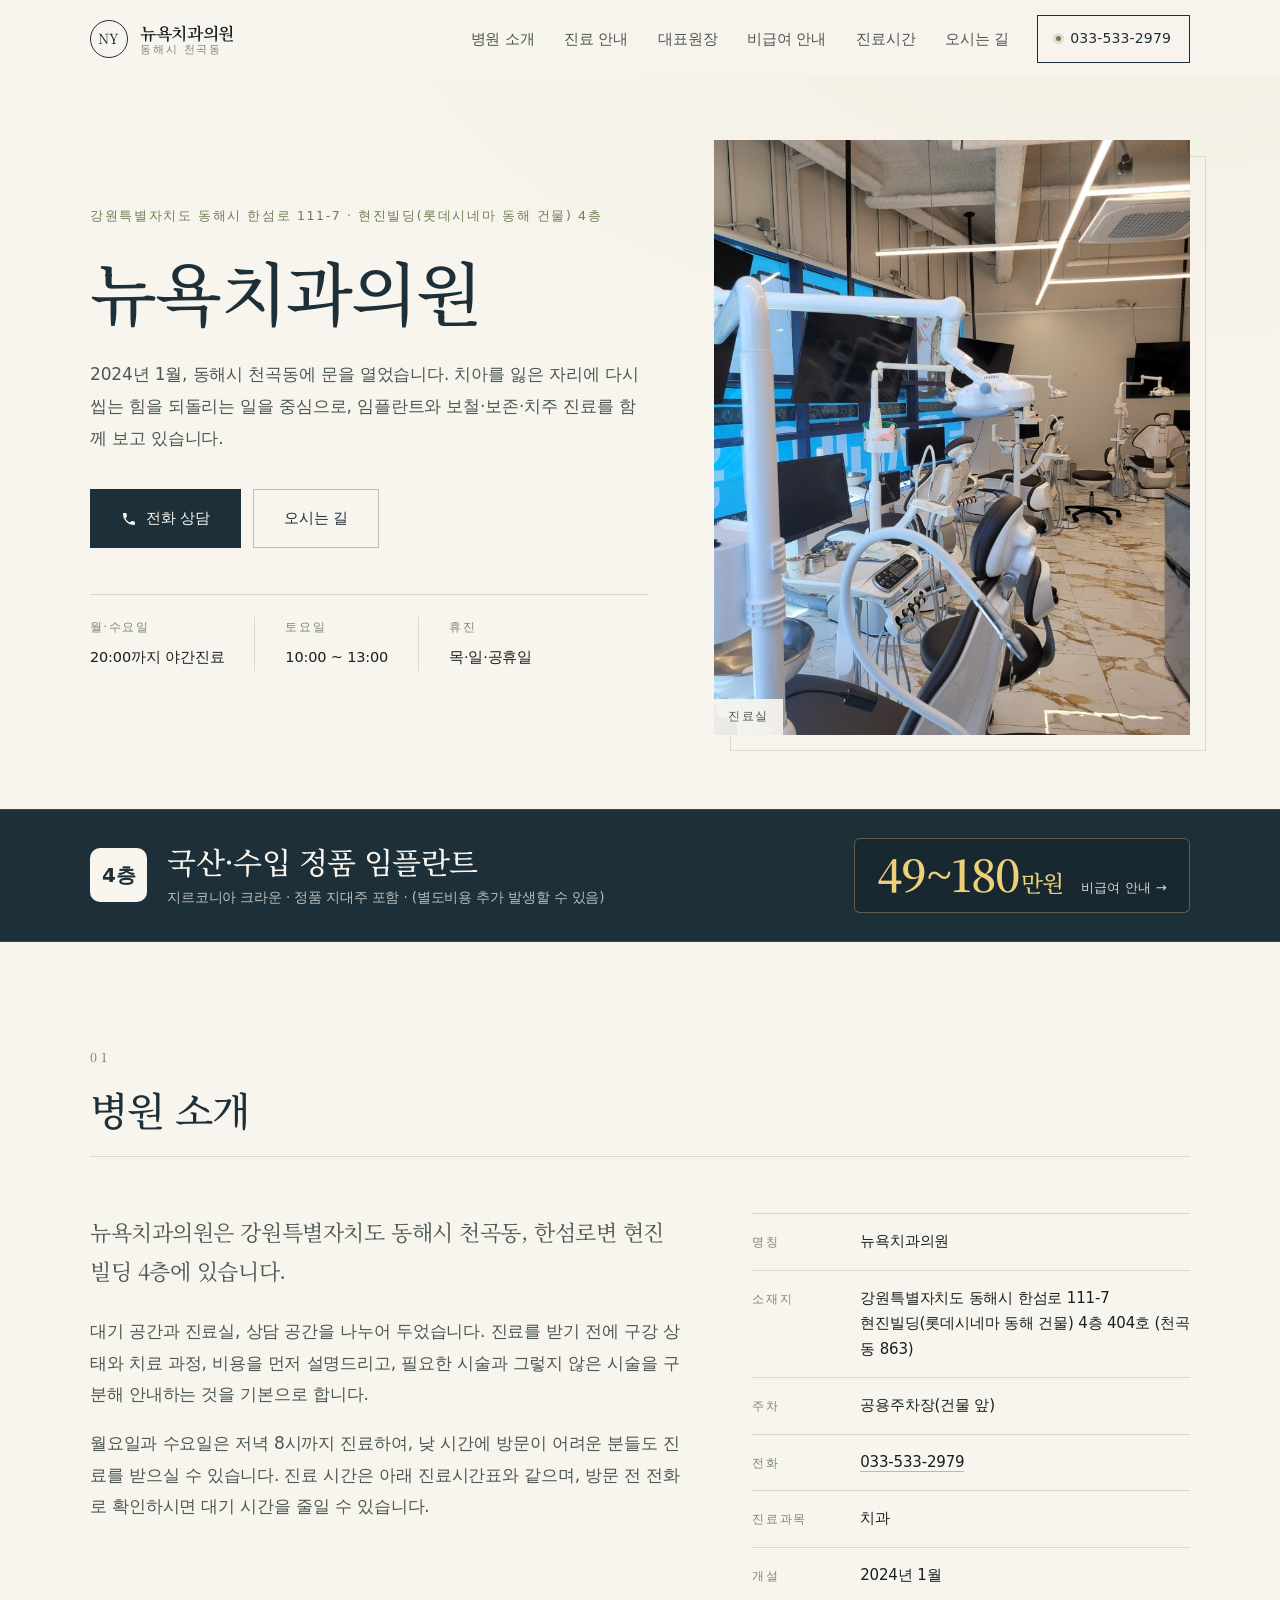
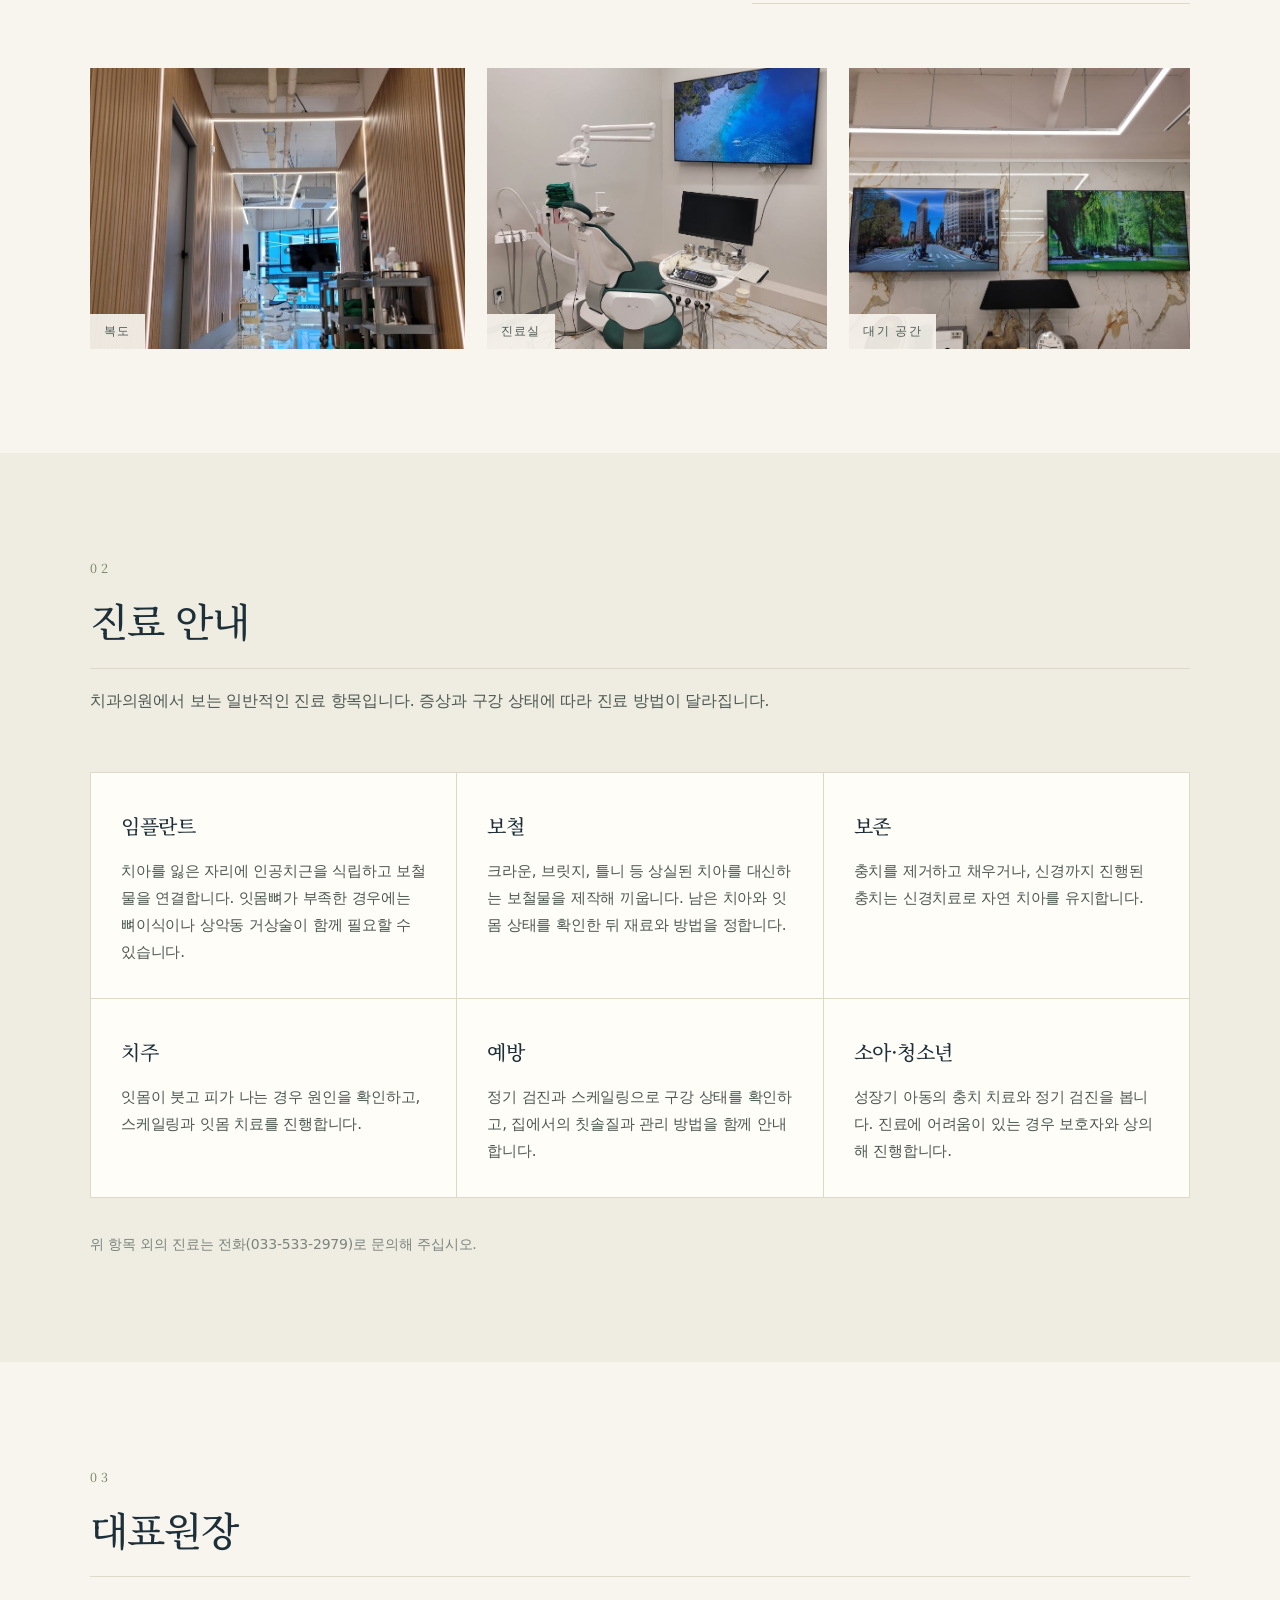
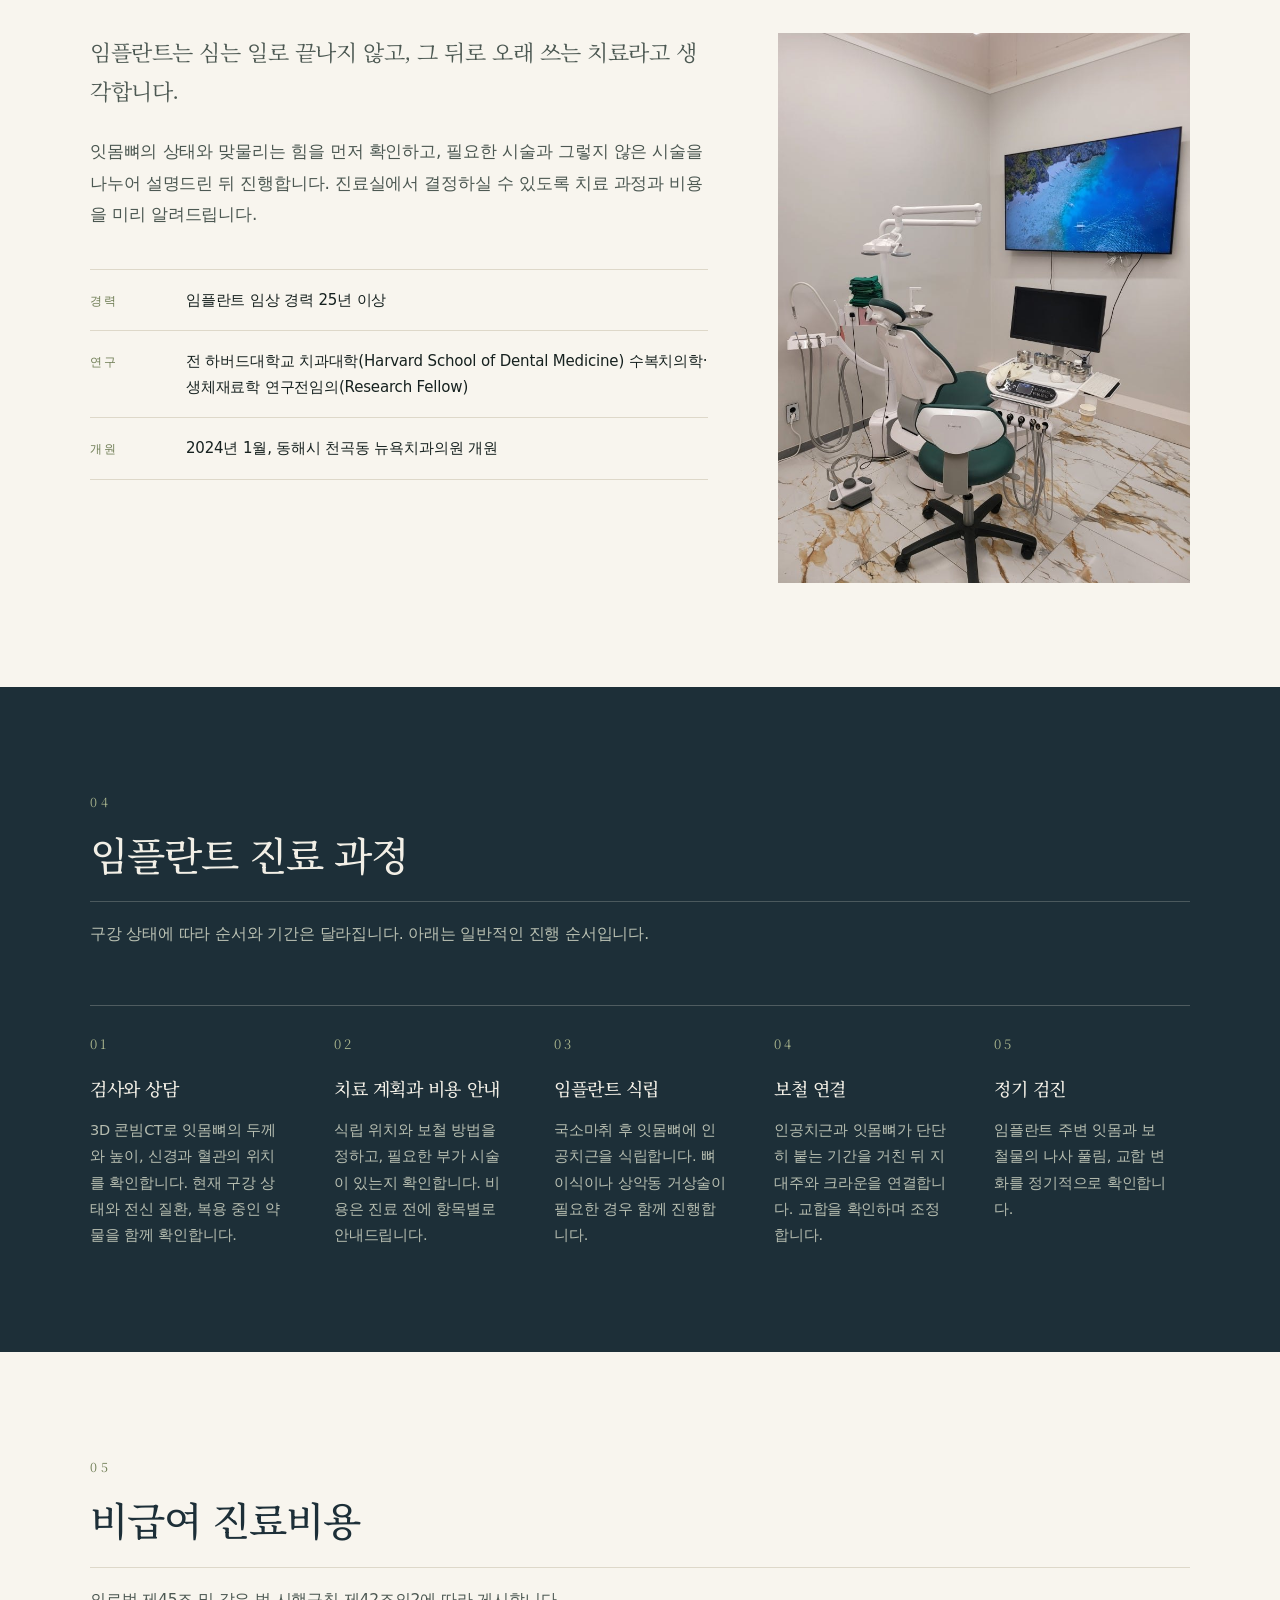
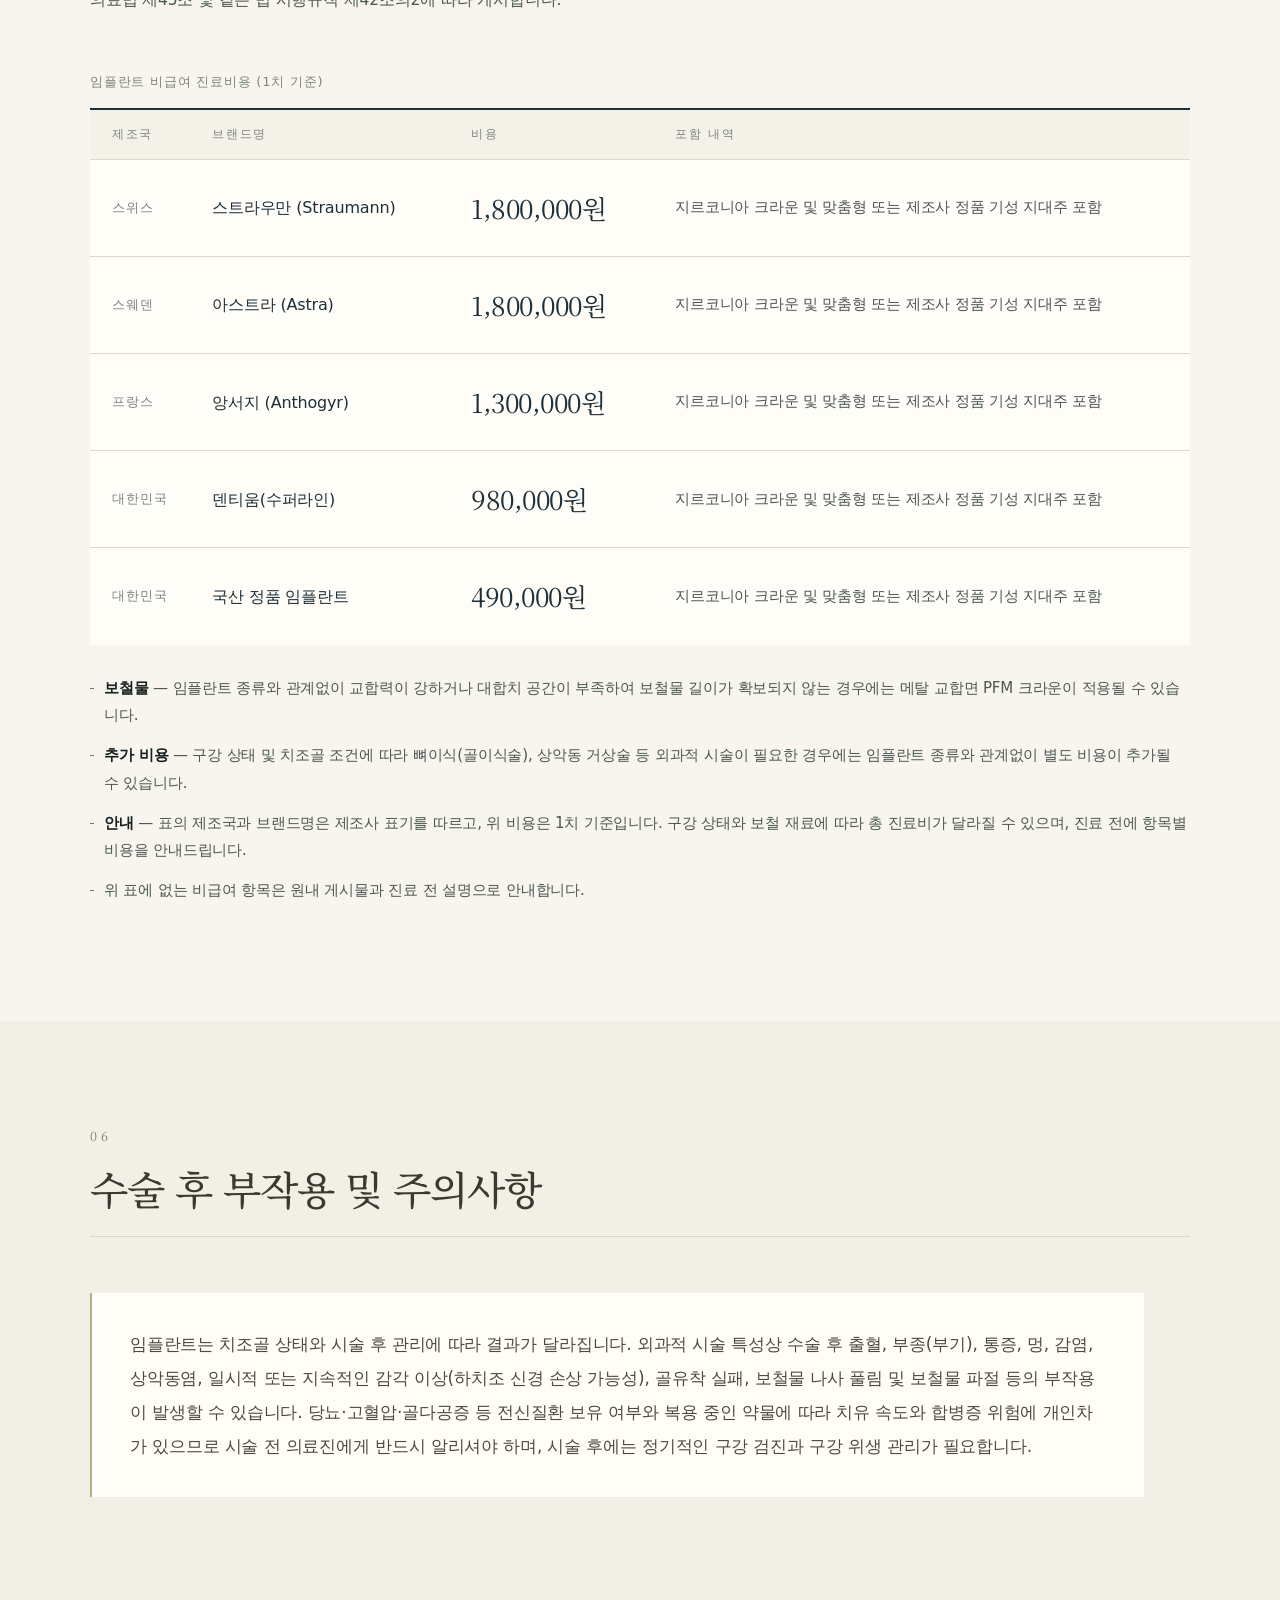
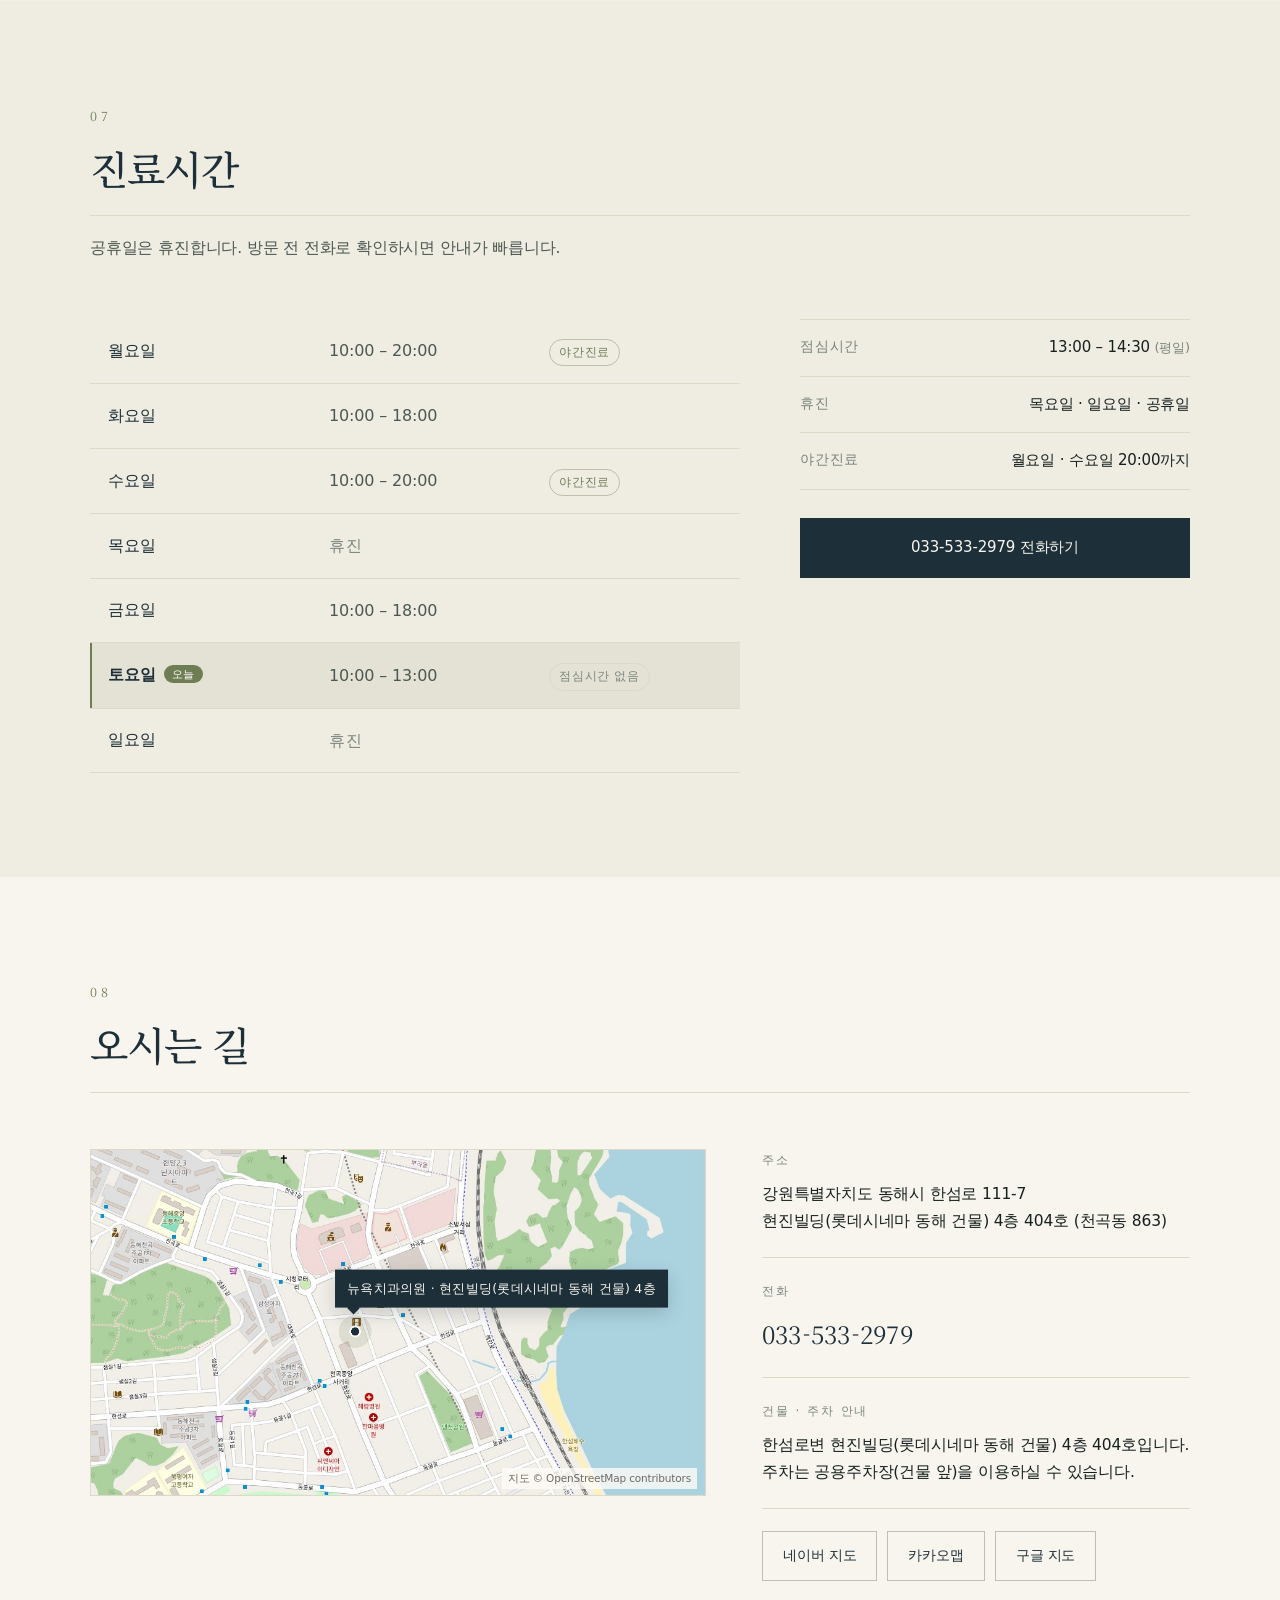
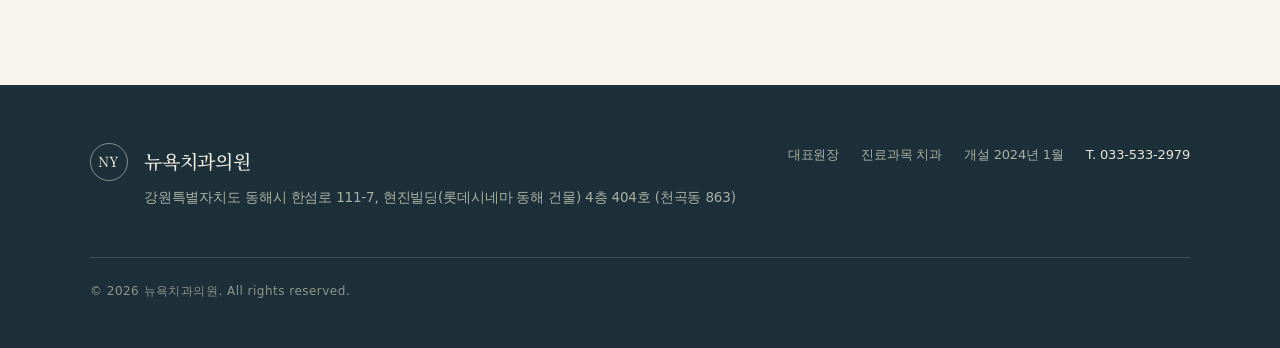
<file: index.html>
<!DOCTYPE html>
<html lang="ko">
<head>
<meta charset="utf-8">
<meta name="viewport" content="width=device-width, initial-scale=1">
<title>뉴욕치과의원 | 강원특별자치도 동해시 천곡동 치과</title>
<meta name="description" content="뉴욕치과의원은 강원특별자치도 동해시 한섬로 111-7 현진빌딩 4층에 있습니다. 임플란트·보철·보존·치주 진료와 진료시간, 비급여 진료비용, 오시는 길을 안내합니다.">
<meta name="theme-color" content="#1d2f38">
<meta name="naver-site-verification" content="5f2a69a49968559298daf0237da9a2f437e2926e">
<link rel="canonical" href="https://allon4.co.kr/">
<meta property="og:type" content="website">
<meta property="og:site_name" content="뉴욕치과의원">
<meta property="og:title" content="뉴욕치과의원">
<meta property="og:description" content="강원특별자치도 동해시 한섬로 111-7 현진빌딩 4층. 임플란트·보철·보존·치주 진료를 보고, 월·수요일은 저녁 8시까지 진료합니다.">
<meta property="og:url" content="https://allon4.co.kr/">
<meta property="og:image" content="https://allon4.co.kr/assets/og-cover.jpg">
<meta property="og:locale" content="ko_KR">
<link rel="icon" href="data:image/svg+xml,%3Csvg xmlns='http://www.w3.org/2000/svg' viewBox='0 0 64 64'%3E%3Crect width='64' height='64' rx='14' fill='%231d2f38'/%3E%3Ctext x='32' y='44' font-family='Georgia,serif' font-size='30' fill='%23f6f3ec' text-anchor='middle'%3ENY%3C/text%3E%3C/svg%3E">
<link rel="preconnect" href="https://fonts.googleapis.com">
<link rel="preconnect" href="https://fonts.gstatic.com" crossorigin>
<link rel="stylesheet" href="https://fonts.googleapis.com/css2?family=Noto+Serif+KR:wght@400;500;600&display=swap">
<link rel="stylesheet" href="styles.css">
<script type="application/ld+json">
{
  "@context": "https://schema.org",
  "@type": "Dentist",
  "name": "뉴욕치과의원",
  "url": "https://allon4.co.kr/",
  "telephone": "+82-33-533-2979",
  "image": "https://allon4.co.kr/assets/og-cover.jpg",
  "address": {
    "@type": "PostalAddress",
    "streetAddress": "한섬로 111-7, 현진빌딩 4층 404호",
    "addressLocality": "동해시",
    "addressRegion": "강원특별자치도",
    "postalCode": "25769",
    "addressCountry": "KR"
  },
  "geo": { "@type": "GeoCoordinates", "latitude": 37.52215, "longitude": 129.11534 },
  "foundingDate": "2024-01",
  "openingHoursSpecification": [
    { "@type": "OpeningHoursSpecification", "dayOfWeek": ["Monday","Wednesday"], "opens": "10:00", "closes": "20:00" },
    { "@type": "OpeningHoursSpecification", "dayOfWeek": ["Tuesday","Friday"], "opens": "10:00", "closes": "18:00" },
    { "@type": "OpeningHoursSpecification", "dayOfWeek": "Saturday", "opens": "10:00", "closes": "13:00" }
  ]
}
</script>
</head>
<body>
<a class="skip" href="#main">본문 바로가기</a>

<header class="site-header" id="top">
  <div class="wrap header-inner">
    <a class="brand" href="#top" aria-label="뉴욕치과의원 처음으로">
      <span class="brand-mark" aria-hidden="true">NY</span>
      <span class="brand-text">
        <strong>뉴욕치과의원</strong>
        <small>동해시 천곡동</small>
      </span>
    </a>

    <nav class="nav" id="nav" aria-label="주요 메뉴">
      <a href="#about">병원 소개</a>
      <a href="#care">진료 안내</a>
      <a href="#director">대표원장</a>
      <a href="#fee">비급여 안내</a>
      <a href="#hours">진료시간</a>
      <a href="#location">오시는 길</a>
    </nav>

    <a class="header-tel" href="tel:033-533-2979" aria-label="전화 033-533-2979">
      <span aria-hidden="true" class="tel-dot"></span>
      <svg class="tel-icon" viewBox="0 0 24 24" aria-hidden="true"><path d="M6.6 10.8c1.4 2.8 3.8 5.1 6.6 6.6l2.2-2.2c.3-.3.7-.4 1-.2 1.1.4 2.3.6 3.5.6.6 0 1 .4 1 1V20c0 .6-.4 1-1 1C10.6 21 3 13.4 3 4c0-.6.4-1 1-1h3.4c.6 0 1 .4 1 1 0 1.2.2 2.4.6 3.5.1.4 0 .8-.2 1l-2.2 2.3z"/></svg>
      <span class="tel-number">033-533-2979</span>
    </a>

    <button class="nav-toggle" id="navToggle" type="button" aria-label="메뉴 열기" aria-expanded="false" aria-controls="nav">
      <span></span><span></span><span></span>
    </button>
  </div>
</header>

<main id="main">

  <!-- Hero -->
  <section class="hero">
    <div class="wrap hero-grid">
      <div class="hero-copy">
        <p class="eyebrow">강원특별자치도 동해시 한섬로 111-7 · 현진빌딩(롯데시네마 동해 건물) 4층</p>
        <h1>뉴욕치과의원</h1>
        <p class="hero-lead">
          2024년 1월, 동해시 천곡동에 문을 열었습니다.
          치아를 잃은 자리에 다시 씹는 힘을 되돌리는 일을 중심으로,
          임플란트와 보철·보존·치주 진료를 함께 보고 있습니다.
        </p>
        <div class="hero-actions">
          <a class="btn btn-primary" href="tel:033-533-2979">
            <svg viewBox="0 0 24 24" aria-hidden="true"><path d="M6.6 10.8c1.4 2.8 3.8 5.1 6.6 6.6l2.2-2.2c.3-.3.7-.4 1-.2 1.1.4 2.3.6 3.5.6.6 0 1 .4 1 1V20c0 .6-.4 1-1 1C10.6 21 3 13.4 3 4c0-.6.4-1 1-1h3.4c.6 0 1 .4 1 1 0 1.2.2 2.4.6 3.5.1.4 0 .8-.2 1l-2.2 2.3z"/></svg>
            전화 상담
          </a>
          <a class="btn btn-ghost" href="#location">오시는 길</a>
        </div>
        <dl class="hero-facts">
          <div>
            <dt>월·수요일</dt>
            <dd>20:00까지 야간진료</dd>
          </div>
          <div>
            <dt>토요일</dt>
            <dd>10:00 ~ 13:00</dd>
          </div>
          <div>
            <dt>휴진</dt>
            <dd>목·일·공휴일</dd>
          </div>
        </dl>
      </div>

      <figure class="hero-figure">
        <img src="assets/clinic-01.jpg" width="773" height="1031" alt="뉴욕치과의원 진료실 내부. 창가를 따라 진료 유니트가 놓여 있습니다." fetchpriority="high">
        <figcaption>진료실</figcaption>
      </figure>
    </div>
  </section>

  <!-- Price Banner -->
  <section class="price-banner" aria-label="임플란트 비급여 안내 배너">
    <div class="wrap price-banner-inner">
      <div class="price-banner-left">
        <span class="floor-badge">4층</span>
        <div class="price-banner-copy">
          <p class="price-banner-title">국산·수입 정품 임플란트</p>
          <p class="price-banner-note">지르코니아 크라운 · 정품 지대주 포함 · (별도비용 추가 발생할 수 있음)</p>
        </div>
      </div>
      <div class="price-banner-right">
        <a class="price-banner-amount" href="#fee" aria-label="비급여 진료비용 안내로 이동">
          <strong>49~180<span>만원</span></strong>
          <span class="price-banner-link">비급여 안내 →</span>
        </a>
      </div>
    </div>
  </section>

  <!-- Intro -->
  <section class="section" id="about">
    <div class="wrap">
      <div class="section-head">
        <p class="section-no">01</p>
        <h2>병원 소개</h2>
      </div>
      <div class="intro-grid">
        <div class="intro-text">
          <p class="lead">
            뉴욕치과의원은 강원특별자치도 동해시 천곡동, 한섬로변 현진빌딩 4층에 있습니다.
          </p>
          <p>
            대기 공간과 진료실, 상담 공간을 나누어 두었습니다. 진료를 받기 전에
            구강 상태와 치료 과정, 비용을 먼저 설명드리고, 필요한 시술과 그렇지 않은
            시술을 구분해 안내하는 것을 기본으로 합니다.
          </p>
          <p>
            월요일과 수요일은 저녁 8시까지 진료하여, 낮 시간에 방문이 어려운 분들도
            진료를 받으실 수 있습니다. 진료 시간은 아래 진료시간표와 같으며,
            방문 전 전화로 확인하시면 대기 시간을 줄일 수 있습니다.
          </p>
        </div>
        <ul class="intro-list">
          <li>
            <span class="label">명칭</span>
            <span class="value">뉴욕치과의원</span>
          </li>
          <li>
            <span class="label">소재지</span>
            <span class="value">강원특별자치도 동해시 한섬로 111-7<br>현진빌딩(롯데시네마 동해 건물) 4층 404호 (천곡동 863)</span>
          </li>
          <li>
            <span class="label">주차</span>
            <span class="value">공용주차장(건물 앞)</span>
          </li>
          <li>
            <span class="label">전화</span>
            <span class="value"><a href="tel:033-533-2979">033-533-2979</a></span>
          </li>
          <li>
            <span class="label">진료과목</span>
            <span class="value">치과</span>
          </li>
          <li>
            <span class="label">개설</span>
            <span class="value">2024년 1월</span>
          </li>
        </ul>
      </div>

      <div class="photo-row">
        <figure>
          <img src="assets/clinic-02.jpg" width="773" height="1030" alt="진료실로 이어지는 복도." loading="lazy">
          <figcaption>복도</figcaption>
        </figure>
        <figure>
          <img src="assets/clinic-03.jpg" width="773" height="1031" alt="진료 유니트가 놓인 진료실 한 켠." loading="lazy">
          <figcaption>진료실</figcaption>
        </figure>
        <figure>
          <img src="assets/clinic-04.jpg" width="773" height="580" alt="대기 공간 벽면의 모니터." loading="lazy">
          <figcaption>대기 공간</figcaption>
        </figure>
      </div>
    </div>
  </section>

  <!-- Care -->
  <section class="section section-tint" id="care">
    <div class="wrap">
      <div class="section-head">
        <p class="section-no">02</p>
        <h2>진료 안내</h2>
        <p class="section-desc">치과의원에서 보는 일반적인 진료 항목입니다. 증상과 구강 상태에 따라 진료 방법이 달라집니다.</p>
      </div>
      <div class="card-grid">
        <article class="card">
          <h3>임플란트</h3>
          <p>치아를 잃은 자리에 인공치근을 식립하고 보철물을 연결합니다. 잇몸뼈가 부족한 경우에는 뼈이식이나 상악동 거상술이 함께 필요할 수 있습니다.</p>
        </article>
        <article class="card">
          <h3>보철</h3>
          <p>크라운, 브릿지, 틀니 등 상실된 치아를 대신하는 보철물을 제작해 끼웁니다. 남은 치아와 잇몸 상태를 확인한 뒤 재료와 방법을 정합니다.</p>
        </article>
        <article class="card">
          <h3>보존</h3>
          <p>충치를 제거하고 채우거나, 신경까지 진행된 충치는 신경치료로 자연 치아를 유지합니다.</p>
        </article>
        <article class="card">
          <h3>치주</h3>
          <p>잇몸이 붓고 피가 나는 경우 원인을 확인하고, 스케일링과 잇몸 치료를 진행합니다.</p>
        </article>
        <article class="card">
          <h3>예방</h3>
          <p>정기 검진과 스케일링으로 구강 상태를 확인하고, 집에서의 칫솔질과 관리 방법을 함께 안내합니다.</p>
        </article>
        <article class="card">
          <h3>소아·청소년</h3>
          <p>성장기 아동의 충치 치료와 정기 검진을 봅니다. 진료에 어려움이 있는 경우 보호자와 상의해 진행합니다.</p>
        </article>
      </div>
      <p class="section-note">위 항목 외의 진료는 전화(033-533-2979)로 문의해 주십시오.</p>
    </div>
  </section>

  <!-- Director -->
  <section class="section" id="director">
    <div class="wrap">
      <div class="section-head">
        <p class="section-no">03</p>
        <h2>대표원장</h2>
      </div>
      <div class="director-grid">
        <div class="director-copy">
          <p class="lead">
            임플란트는 심는 일로 끝나지 않고, 그 뒤로 오래 쓰는 치료라고 생각합니다.
          </p>
          <p>
            잇몸뼈의 상태와 맞물리는 힘을 먼저 확인하고, 필요한 시술과 그렇지 않은 시술을
            나누어 설명드린 뒤 진행합니다. 진료실에서 결정하실 수 있도록 치료 과정과
            비용을 미리 알려드립니다.
          </p>
          <ul class="career">
            <li>
              <span class="career-label">경력</span>
              <span>임플란트 임상 경력 25년 이상</span>
            </li>
            <li>
              <span class="career-label">연구</span>
              <span>전 하버드대학교 치과대학(Harvard School of Dental Medicine) 수복치의학·생체재료학 연구전임의(Research Fellow)</span>
            </li>
            <li>
              <span class="career-label">개원</span>
              <span>2024년 1월, 동해시 천곡동 뉴욕치과의원 개원</span>
            </li>
          </ul>
        </div>
        <figure class="director-figure">
          <img src="assets/clinic-03.jpg" width="773" height="1031" alt="진료실 내부." loading="lazy">
        </figure>
      </div>
    </div>
  </section>

  <!-- Implant process -->
  <section class="section section-dark" id="implant">
    <div class="wrap">
      <div class="section-head">
        <p class="section-no">04</p>
        <h2>임플란트 진료 과정</h2>
        <p class="section-desc">구강 상태에 따라 순서와 기간은 달라집니다. 아래는 일반적인 진행 순서입니다.</p>
      </div>
      <ol class="steps">
        <li>
          <span class="step-no">01</span>
          <h3>검사와 상담</h3>
          <p>3D 콘빔CT로 잇몸뼈의 두께와 높이, 신경과 혈관의 위치를 확인합니다. 현재 구강 상태와 전신 질환, 복용 중인 약물을 함께 확인합니다.</p>
        </li>
        <li>
          <span class="step-no">02</span>
          <h3>치료 계획과 비용 안내</h3>
          <p>식립 위치와 보철 방법을 정하고, 필요한 부가 시술이 있는지 확인합니다. 비용은 진료 전에 항목별로 안내드립니다.</p>
        </li>
        <li>
          <span class="step-no">03</span>
          <h3>임플란트 식립</h3>
          <p>국소마취 후 잇몸뼈에 인공치근을 식립합니다. 뼈이식이나 상악동 거상술이 필요한 경우 함께 진행합니다.</p>
        </li>
        <li>
          <span class="step-no">04</span>
          <h3>보철 연결</h3>
          <p>인공치근과 잇몸뼈가 단단히 붙는 기간을 거친 뒤 지대주와 크라운을 연결합니다. 교합을 확인하며 조정합니다.</p>
        </li>
        <li>
          <span class="step-no">05</span>
          <h3>정기 검진</h3>
          <p>임플란트 주변 잇몸과 보철물의 나사 풀림, 교합 변화를 정기적으로 확인합니다.</p>
        </li>
      </ol>
    </div>
  </section>

  <!-- Fee -->
  <section class="section" id="fee">
    <div class="wrap">
      <div class="section-head">
        <p class="section-no">05</p>
        <h2>비급여 진료비용</h2>
        <p class="section-desc">의료법 제45조 및 같은 법 시행규칙 제42조의2에 따라 게시합니다.</p>
      </div>

      <div class="fee-table-wrap">
        <table class="fee-table">
          <caption>임플란트 비급여 진료비용 (1치 기준)</caption>
          <thead>
            <tr>
              <th scope="col">제조국</th>
              <th scope="col">브랜드명</th>
              <th scope="col">비용</th>
              <th scope="col">포함 내역</th>
            </tr>
          </thead>
          <tbody>
            <tr>
              <td class="country">스위스</td>
              <th scope="row">스트라우만 (Straumann)</th>
              <td class="price">1,800,000원</td>
              <td>지르코니아 크라운 및 맞춤형 또는 제조사 정품 기성 지대주 포함</td>
            </tr>
            <tr>
              <td class="country">스웨덴</td>
              <th scope="row">아스트라 (Astra)</th>
              <td class="price">1,800,000원</td>
              <td>지르코니아 크라운 및 맞춤형 또는 제조사 정품 기성 지대주 포함</td>
            </tr>
            <tr>
              <td class="country">프랑스</td>
              <th scope="row">앙서지 (Anthogyr)</th>
              <td class="price">1,300,000원</td>
              <td>지르코니아 크라운 및 맞춤형 또는 제조사 정품 기성 지대주 포함</td>
            </tr>
            <tr>
              <td class="country">대한민국</td>
              <th scope="row">덴티움(수퍼라인)</th>
              <td class="price">980,000원</td>
              <td>지르코니아 크라운 및 맞춤형 또는 제조사 정품 기성 지대주 포함</td>
            </tr>
            <tr>
              <td class="country">대한민국</td>
              <th scope="row">국산 정품 임플란트</th>
              <td class="price">490,000원</td>
              <td>지르코니아 크라운 및 맞춤형 또는 제조사 정품 기성 지대주 포함</td>
            </tr>
          </tbody>
        </table>
      </div>

      <ul class="fee-notes">
        <li>
          <strong>보철물</strong> — 임플란트 종류와 관계없이 교합력이 강하거나 대합치 공간이 부족하여 보철물
          길이가 확보되지 않는 경우에는 메탈 교합면 PFM 크라운이 적용될 수 있습니다.
        </li>
        <li>
          <strong>추가 비용</strong> — 구강 상태 및 치조골 조건에 따라 뼈이식(골이식술), 상악동 거상술 등
          외과적 시술이 필요한 경우에는 임플란트 종류와 관계없이 별도 비용이 추가될 수 있습니다.
        </li>
        <li>
          <strong>안내</strong> — 표의 제조국과 브랜드명은 제조사 표기를 따르고, 위 비용은 1치 기준입니다.
          구강 상태와 보철 재료에 따라 총 진료비가 달라질 수 있으며, 진료 전에 항목별 비용을 안내드립니다.
        </li>
        <li>
          위 표에 없는 비급여 항목은 원내 게시물과 진료 전 설명으로 안내합니다.
        </li>
      </ul>
    </div>
  </section>

  <!-- Side effects -->
  <section class="section section-warn" id="caution">
    <div class="wrap">
      <div class="section-head">
        <p class="section-no">06</p>
        <h2>수술 후 부작용 및 주의사항</h2>
      </div>
      <p class="caution-text">임플란트는 치조골 상태와 시술 후 관리에 따라 결과가 달라집니다. 외과적 시술 특성상 수술 후 출혈, 부종(부기), 통증, 멍, 감염, 상악동염, 일시적 또는 지속적인 감각 이상(하치조 신경 손상 가능성), 골유착 실패, 보철물 나사 풀림 및 보철물 파절 등의 부작용이 발생할 수 있습니다. 당뇨·고혈압·골다공증 등 전신질환 보유 여부와 복용 중인 약물에 따라 치유 속도와 합병증 위험에 개인차가 있으므로 시술 전 의료진에게 반드시 알리셔야 하며, 시술 후에는 정기적인 구강 검진과 구강 위생 관리가 필요합니다.</p>
    </div>
  </section>

  <!-- Hours -->
  <section class="section section-tint" id="hours">
    <div class="wrap">
      <div class="section-head">
        <p class="section-no">07</p>
        <h2>진료시간</h2>
        <p class="section-desc">공휴일은 휴진합니다. 방문 전 전화로 확인하시면 안내가 빠릅니다.</p>
      </div>

      <div class="hours-grid">
        <table class="hours-table" id="hoursTable">
          <caption class="sr-only">요일별 진료시간</caption>
          <tbody>
            <tr data-day="1"><th scope="row">월요일</th><td>10:00 – 20:00</td><td class="tag-cell"><span class="tag">야간진료</span></td></tr>
            <tr data-day="2"><th scope="row">화요일</th><td>10:00 – 18:00</td><td class="tag-cell"></td></tr>
            <tr data-day="3"><th scope="row">수요일</th><td>10:00 – 20:00</td><td class="tag-cell"><span class="tag">야간진료</span></td></tr>
            <tr data-day="4"><th scope="row">목요일</th><td class="closed">휴진</td><td class="tag-cell"></td></tr>
            <tr data-day="5"><th scope="row">금요일</th><td>10:00 – 18:00</td><td class="tag-cell"></td></tr>
            <tr data-day="6"><th scope="row">토요일</th><td>10:00 – 13:00</td><td class="tag-cell"><span class="tag tag-quiet">점심시간 없음</span></td></tr>
            <tr data-day="0"><th scope="row">일요일</th><td class="closed">휴진</td><td class="tag-cell"></td></tr>
          </tbody>
        </table>

        <div class="hours-side">
          <dl>
            <div>
              <dt>점심시간</dt>
              <dd>13:00 – 14:30 <span class="muted">(평일)</span></dd>
            </div>
            <div>
              <dt>휴진</dt>
              <dd>목요일 · 일요일 · 공휴일</dd>
            </div>
            <div>
              <dt>야간진료</dt>
              <dd>월요일 · 수요일 20:00까지</dd>
            </div>
          </dl>
          <a class="btn btn-primary btn-block" href="tel:033-533-2979">033-533-2979 전화하기</a>
        </div>
      </div>
    </div>
  </section>

  <!-- Location -->
  <section class="section" id="location">
    <div class="wrap">
      <div class="section-head">
        <p class="section-no">08</p>
        <h2>오시는 길</h2>
      </div>

      <div class="location-grid">
        <div class="map-card">
          <img src="assets/map-donghae.jpg" width="1024" height="560" alt="동해시 한섬로 일대 지도. 한섬로변에 뉴욕치과의원이 위치한 현진빌딩이 표시되어 있습니다.">
          <span class="map-pin-label">뉴욕치과의원 · 현진빌딩(롯데시네마 동해 건물) 4층</span>
          <span class="map-credit">지도 © OpenStreetMap contributors</span>
        </div>

        <div class="location-info">
          <div class="info-block">
            <h3>주소</h3>
            <p>강원특별자치도 동해시 한섬로 111-7<br>현진빌딩(롯데시네마 동해 건물) 4층 404호 (천곡동 863)</p>
          </div>
          <div class="info-block">
            <h3>전화</h3>
            <p><a class="tel-link" href="tel:033-533-2979">033-533-2979</a></p>
          </div>
          <div class="info-block">
            <h3>건물 · 주차 안내</h3>
            <p>한섬로변 현진빌딩(롯데시네마 동해 건물) 4층 404호입니다.
               주차는 공용주차장(건물 앞)을 이용하실 수 있습니다.</p>
          </div>
          <div class="map-actions">
            <a class="btn btn-ghost btn-sm" href="https://map.naver.com/p/search/%EB%8F%99%ED%95%B4%EC%8B%9C%20%ED%95%9C%EC%84%AC%EB%A1%9C%20111-7" target="_blank" rel="noopener">네이버 지도</a>
            <a class="btn btn-ghost btn-sm" href="https://map.kakao.com/?q=%EB%89%B4%EC%9A%95%EC%B9%98%EA%B3%BC%EC%9D%98%EC%9B%90%20%EB%8F%99%ED%95%B4" target="_blank" rel="noopener">카카오맵</a>
            <a class="btn btn-ghost btn-sm" href="https://www.google.com/maps/search/?api=1&amp;query=37.52215,129.11534" target="_blank" rel="noopener">구글 지도</a>
          </div>
        </div>
      </div>
    </div>
  </section>

</main>

<footer class="site-footer">
  <div class="wrap footer-inner">
    <div class="footer-brand">
      <span class="brand-mark" aria-hidden="true">NY</span>
      <div>
        <strong>뉴욕치과의원</strong>
        <p>강원특별자치도 동해시 한섬로 111-7, 현진빌딩(롯데시네마 동해 건물) 4층 404호 (천곡동 863)</p>
      </div>
    </div>
    <ul class="footer-meta">
      <li>대표원장</li>
      <li>진료과목 치과</li>
      <li>개설 2024년 1월</li>
      <li><a href="tel:033-533-2979">T. 033-533-2979</a></li>
    </ul>
    <p class="copyright">© 2026 뉴욕치과의원. All rights reserved.</p>
  </div>
</footer>

<script>
(function () {
  var toggle = document.getElementById('navToggle');
  var nav = document.getElementById('nav');
  if (toggle && nav) {
    toggle.addEventListener('click', function () {
      var open = document.body.classList.toggle('nav-open');
      toggle.setAttribute('aria-expanded', open ? 'true' : 'false');
      toggle.setAttribute('aria-label', open ? '메뉴 닫기' : '메뉴 열기');
    });
    nav.addEventListener('click', function (e) {
      if (e.target.tagName === 'A') {
        document.body.classList.remove('nav-open');
        toggle.setAttribute('aria-expanded', 'false');
      }
    });
  }

  var rows = document.querySelectorAll('#hoursTable tr[data-day]');
  var today = new Date().getDay();
  rows.forEach(function (row) {
    if (Number(row.getAttribute('data-day')) === today) {
      row.classList.add('is-today');
      var th = row.querySelector('th');
      if (th) {
        var badge = document.createElement('span');
        badge.className = 'today-badge';
        badge.textContent = '오늘';
        th.appendChild(badge);
      }
    }
  });

  var header = document.querySelector('.site-header');
  var onScroll = function () {
    if (window.scrollY > 12) { header.classList.add('is-scrolled'); }
    else { header.classList.remove('is-scrolled'); }
  };
  window.addEventListener('scroll', onScroll, { passive: true });
  onScroll();
})();
</script>
</body>
</html>
</file>
<file: styles.css>
/* ==========================================================================
   동해 뉴욕치과의원 — allon4.co.kr
   ========================================================================== */

:root {
  --ink: #16211f;
  --ink-soft: #4c5852;
  --ink-light: #7b857e;
  --navy: #1d2f38;
  --navy-deep: #15242b;
  --sage: #6f7d55;
  --sage-soft: #e7e9de;
  --ivory: #f8f5ee;
  --tint: #efece2;
  --paper: #fffdf8;
  --line: #ded8c9;
  --line-soft: #e9e4d7;

  --serif: "Noto Serif KR", "Noto Serif CJK KR", "Nanum Myeongjo", "Batang", "바탕", Georgia, serif;
  --sans: -apple-system, BlinkMacSystemFont, "Apple SD Gothic Neo", "Pretendard",
          "Noto Sans KR", "Noto Sans CJK KR", "Malgun Gothic", "맑은 고딕",
          system-ui, sans-serif;

  --wrap: 1180px;
  --header-h: 78px;
}

* { box-sizing: border-box; }

html { scroll-behavior: smooth; }

body {
  margin: 0;
  background: var(--ivory);
  color: var(--ink);
  font-family: var(--sans);
  font-size: 17px;
  line-height: 1.85;
  letter-spacing: -0.01em;
  -webkit-font-smoothing: antialiased;
  text-rendering: optimizeLegibility;
}

img { display: block; max-width: 100%; height: auto; }

a { color: inherit; text-decoration: none; }

p { margin: 0 0 1.05em; }
p:last-child { margin-bottom: 0; }

h1, h2, h3 {
  font-family: var(--serif);
  font-weight: 500;
  margin: 0;
  letter-spacing: -0.025em;
}

.wrap {
  width: 100%;
  max-width: var(--wrap);
  margin: 0 auto;
  padding: 0 40px;
}

.sr-only {
  position: absolute;
  width: 1px; height: 1px;
  padding: 0; margin: -1px;
  overflow: hidden;
  clip: rect(0 0 0 0);
  white-space: nowrap;
  border: 0;
}

.skip {
  position: absolute;
  left: -9999px;
  top: 0;
  z-index: 200;
  background: var(--navy);
  color: var(--ivory);
  padding: 12px 20px;
  font-size: 14px;
}
.skip:focus { left: 12px; top: 12px; }

:focus-visible {
  outline: 2px solid var(--sage);
  outline-offset: 3px;
}

/* ---------------------------------------------------------------- header */

.site-header {
  position: fixed;
  inset: 0 0 auto 0;
  z-index: 100;
  height: var(--header-h);
  background: rgba(248, 245, 238, 0.86);
  backdrop-filter: blur(14px);
  -webkit-backdrop-filter: blur(14px);
  border-bottom: 1px solid transparent;
  transition: border-color .3s ease, background .3s ease, height .3s ease;
}
.site-header.is-scrolled {
  border-bottom-color: var(--line-soft);
  background: rgba(248, 245, 238, 0.95);
}

.header-inner {
  height: var(--header-h);
  display: flex;
  align-items: center;
  gap: 28px;
  transition: height .3s ease;
}

.brand {
  display: flex;
  align-items: center;
  gap: 12px;
  margin-right: auto;
}

.brand-mark {
  display: grid;
  place-items: center;
  width: 38px;
  height: 38px;
  border-radius: 50%;
  border: 1px solid var(--navy);
  color: var(--navy);
  font-family: var(--serif);
  font-size: 14px;
  letter-spacing: 0.02em;
  flex: 0 0 auto;
}

.brand-text { display: flex; flex-direction: column; line-height: 1.25; }
.brand-text strong {
  font-family: var(--serif);
  font-size: 17px;
  font-weight: 600;
  letter-spacing: -0.02em;
  white-space: nowrap;
}
.brand-text small {
  font-size: 11px;
  color: var(--ink-light);
  letter-spacing: 0.16em;
}

.nav {
  display: flex;
  align-items: center;
  gap: 30px;
}
.nav a {
  font-size: 14.5px;
  color: var(--ink-soft);
  padding: 6px 0;
  position: relative;
  transition: color .2s ease;
}
.nav a::after {
  content: "";
  position: absolute;
  left: 0; right: 0; bottom: 0;
  height: 1px;
  background: var(--sage);
  transform: scaleX(0);
  transform-origin: left;
  transition: transform .3s ease;
}
.nav a:hover { color: var(--ink); }
.nav a:hover::after { transform: scaleX(1); }

.header-tel {
  display: inline-flex;
  align-items: center;
  gap: 9px;
  padding: 10px 18px;
  border: 1px solid var(--navy);
  font-size: 14px;
  letter-spacing: 0.01em;
  color: var(--navy);
  transition: background .25s ease, color .25s ease;
}
.header-tel:hover { background: var(--navy); color: var(--ivory); }

.tel-dot {
  width: 5px; height: 5px;
  border-radius: 50%;
  background: var(--sage);
  box-shadow: 0 0 0 3px rgba(111, 125, 85, .18);
}
.header-tel:hover .tel-dot { background: var(--ivory); box-shadow: none; }
.tel-icon { display: none; width: 17px; height: 17px; fill: currentColor; }

.nav-toggle {
  display: none;
  width: 42px; height: 42px;
  border: 1px solid var(--line);
  background: transparent;
  cursor: pointer;
  padding: 0;
  position: relative;
}
.nav-toggle span {
  position: absolute;
  left: 11px; right: 11px;
  height: 1px;
  background: var(--ink);
  transition: transform .3s ease, opacity .2s ease;
}
.nav-toggle span:nth-child(1) { top: 15px; }
.nav-toggle span:nth-child(2) { top: 20.5px; }
.nav-toggle span:nth-child(3) { top: 26px; }
body.nav-open .nav-toggle span:nth-child(1) { transform: translateY(5.5px) rotate(45deg); }
body.nav-open .nav-toggle span:nth-child(2) { opacity: 0; }
body.nav-open .nav-toggle span:nth-child(3) { transform: translateY(-5.5px) rotate(-45deg); }

/* ------------------------------------------------------------------ hero */

.hero {
  padding: calc(var(--header-h) + 62px) 0 74px;
  background:
    radial-gradient(120% 90% at 88% 0%, #f3efe4 0%, rgba(243, 239, 228, 0) 60%),
    var(--ivory);
  overflow: hidden;
}

.hero-grid {
  display: grid;
  grid-template-columns: 1.08fr 0.92fr;
  gap: 66px;
  align-items: center;
}

.eyebrow {
  font-size: 12.5px;
  letter-spacing: 0.13em;
  color: var(--sage);
  margin: 0 0 26px;
}

.hero h1 {
  font-size: clamp(44px, 5.4vw, 76px);
  line-height: 1.08;
  margin: 0 0 30px;
  color: var(--navy);
}

.hero-lead {
  font-size: 17px;
  line-height: 1.9;
  color: var(--ink-soft);
  max-width: 33em;
}

.hero-actions {
  display: flex;
  flex-wrap: wrap;
  gap: 12px;
  margin-top: 34px;
}

.btn {
  display: inline-flex;
  align-items: center;
  justify-content: center;
  gap: 9px;
  padding: 15px 30px;
  font-size: 15px;
  font-family: var(--sans);
  border: 1px solid transparent;
  cursor: pointer;
  transition: background .25s ease, color .25s ease, border-color .25s ease;
  white-space: nowrap;
}
.btn svg { width: 16px; height: 16px; fill: currentColor; }

.btn-primary {
  background: var(--navy);
  color: var(--ivory);
  border-color: var(--navy);
}
.btn-primary:hover { background: var(--navy-deep); border-color: var(--navy-deep); }

.btn-ghost {
  background: transparent;
  color: var(--navy);
  border-color: rgba(29, 47, 56, .28);
}
.btn-ghost:hover { border-color: var(--navy); background: rgba(29, 47, 56, .04); }

.btn-sm { padding: 11px 20px; font-size: 14px; }
.btn-block { display: flex; width: 100%; }

.hero-facts {
  display: grid;
  grid-template-columns: repeat(3, auto);
  justify-content: start;
  gap: 0;
  margin: 46px 0 0;
  border-top: 1px solid var(--line);
  padding-top: 22px;
}
.hero-facts > div {
  padding-right: 30px;
  margin-right: 30px;
  border-right: 1px solid var(--line);
}
.hero-facts > div:last-child { border-right: 0; margin-right: 0; padding-right: 0; }
.hero-facts dt {
  font-size: 11.5px;
  letter-spacing: 0.14em;
  color: var(--ink-light);
  margin-bottom: 5px;
}
.hero-facts dd {
  margin: 0;
  font-size: 14.5px;
  color: var(--ink);
}

.hero-figure {
  position: relative;
  margin: 0;
}
.hero-figure::before {
  content: "";
  position: absolute;
  inset: 16px -16px -16px 16px;
  border: 1px solid var(--line);
  pointer-events: none;
}
.hero-figure img {
  position: relative;
  width: 100%;
  aspect-ratio: 4 / 5;
  object-fit: cover;
}
.hero-figure figcaption,
.photo-row figcaption {
  position: absolute;
  left: 0; bottom: 0;
  background: rgba(248, 245, 238, .92);
  padding: 7px 14px;
  font-size: 11.5px;
  letter-spacing: 0.12em;
  color: var(--ink-soft);
}

/* -------------------------------------------------------------- sections */

.section { padding: 104px 0; }
.section-tint { background: var(--tint); }
.section-dark { background: var(--navy); color: #eceade; }
.section-warn { background: #f2efe6; }

.section-head { margin-bottom: 56px; }

.section-no {
  font-family: var(--serif);
  font-size: 12.5px;
  letter-spacing: 0.28em;
  color: var(--sage);
  margin: 0 0 14px;
}
.section-dark .section-no { color: #a9b48d; }
.section-warn .section-no { color: #8a7d5f; }

.section-head h2 {
  font-size: clamp(28px, 3.1vw, 40px);
  line-height: 1.3;
  color: var(--navy);
  padding-bottom: 22px;
  border-bottom: 1px solid var(--line);
}
.section-dark .section-head h2 { color: #f2efe6; border-bottom-color: rgba(236, 234, 222, .22); }
.section-warn .section-head h2 { color: #3a3a30; border-bottom-color: #ddd6c4; }

.section-desc {
  margin: 18px 0 0;
  color: var(--ink-soft);
  font-size: 15.5px;
}
.section-dark .section-desc { color: #b9c0b2; }

.section-note {
  margin-top: 34px;
  font-size: 14px;
  color: var(--ink-light);
}

.lead {
  font-family: var(--serif);
  font-size: 22px;
  line-height: 1.75;
  color: var(--navy);
  margin-bottom: 26px;
  letter-spacing: -0.02em;
}

/* ----------------------------------------------------------------- intro */

.intro-grid {
  display: grid;
  grid-template-columns: 1.15fr 0.85fr;
  gap: 70px;
  align-items: start;
}

.intro-text p { color: var(--ink-soft); }

.intro-list {
  list-style: none;
  margin: 0;
  padding: 0;
  border-top: 1px solid var(--line);
}
.intro-list li {
  display: grid;
  grid-template-columns: 92px 1fr;
  gap: 16px;
  padding: 15px 0;
  border-bottom: 1px solid var(--line);
  font-size: 15px;
  align-items: baseline;
}
.intro-list .label {
  font-size: 12px;
  letter-spacing: 0.14em;
  color: var(--ink-light);
}
.intro-list .value { color: var(--ink); line-height: 1.7; }
.intro-list a { border-bottom: 1px solid rgba(29, 47, 56, .3); }

.photo-row {
  display: grid;
  grid-template-columns: 1.1fr 1fr 1fr;
  gap: 22px;
  margin-top: 64px;
}
.photo-row figure {
  position: relative;
  margin: 0;
  overflow: hidden;
}
.photo-row img {
  width: 100%;
  height: 100%;
  aspect-ratio: 4 / 3;
  object-fit: cover;
  transition: transform .8s cubic-bezier(.2, .7, .2, 1);
}
.photo-row figure:hover img { transform: scale(1.03); }

/* ----------------------------------------------------------------- cards */

.card-grid {
  display: grid;
  grid-template-columns: repeat(3, 1fr);
  gap: 1px;
  background: var(--line);
  border: 1px solid var(--line);
}
.card {
  background: var(--paper);
  padding: 34px 30px 32px;
}
.card h3 {
  font-size: 20px;
  color: var(--navy);
  margin-bottom: 14px;
}
.card p {
  font-size: 15px;
  line-height: 1.8;
  color: var(--ink-soft);
  margin: 0;
}

/* -------------------------------------------------------------- director */

.director-grid {
  display: grid;
  grid-template-columns: 1.2fr 0.8fr;
  gap: 70px;
  align-items: start;
}
.director-copy p { color: var(--ink-soft); }

.career {
  list-style: none;
  margin: 38px 0 0;
  padding: 0;
  border-top: 1px solid var(--line);
}
.career li {
  display: grid;
  grid-template-columns: 78px 1fr;
  gap: 18px;
  padding: 17px 0;
  border-bottom: 1px solid var(--line);
  font-size: 15px;
  line-height: 1.75;
  color: var(--ink);
}
.career-label {
  font-size: 11.5px;
  letter-spacing: 0.14em;
  color: var(--sage);
  padding-top: 4px;
}

.director-figure { margin: 0; position: relative; }
.director-figure img {
  width: 100%;
  aspect-ratio: 3 / 4;
  object-fit: cover;
}

/* ----------------------------------------------------------------- steps */

.steps {
  list-style: none;
  margin: 0;
  padding: 0;
  display: grid;
  grid-template-columns: repeat(5, 1fr);
  gap: 0;
}
.steps li {
  padding: 0 24px 0 0;
  border-top: 1px solid rgba(236, 234, 222, .24);
  padding-top: 26px;
}
.steps li + li { padding-left: 24px; }
.step-no {
  display: block;
  font-family: var(--serif);
  font-size: 13px;
  letter-spacing: 0.22em;
  color: #a9b48d;
  margin-bottom: 16px;
}
.steps h3 {
  font-size: 18px;
  color: #f2efe6;
  margin-bottom: 12px;
}
.steps p {
  font-size: 14.5px;
  line-height: 1.8;
  color: #b6bdb0;
  margin: 0;
}

/* ------------------------------------------------------------------- fee */

.fee-table-wrap { overflow-x: auto; }

.fee-table {
  width: 100%;
  border-collapse: collapse;
  background: var(--paper);
  border-top: 2px solid var(--navy);
}
.fee-table caption {
  text-align: left;
  font-size: 13px;
  color: var(--ink-light);
  letter-spacing: 0.06em;
  padding-bottom: 14px;
}
.fee-table th,
.fee-table td {
  text-align: left;
  padding: 26px 22px;
  border-bottom: 1px solid var(--line);
  font-size: 15px;
  font-weight: 400;
  vertical-align: middle;
  color: var(--ink-soft);
  line-height: 1.7;
}
.fee-table thead th {
  font-size: 12px;
  letter-spacing: 0.14em;
  color: var(--ink-light);
  padding: 14px 22px;
  background: #f4f1e8;
  border-bottom: 1px solid var(--line);
}
.fee-table tbody th {
  color: var(--navy);
  font-size: 16px;
  white-space: nowrap;
}
.fee-table td.country {
  width: 1%;
  font-size: 13px;
  letter-spacing: 0.08em;
  color: var(--ink-light);
  white-space: nowrap;
}
.fee-table td.price {
  font-family: var(--serif);
  font-size: 26px;
  color: var(--navy);
  white-space: nowrap;
  letter-spacing: -0.02em;
}
.fee-table tbody tr:last-child th,
.fee-table tbody tr:last-child td { border-bottom: 0; }

.fee-notes {
  list-style: none;
  margin: 30px 0 0;
  padding: 0;
  font-size: 15px;
  line-height: 1.85;
  color: var(--ink-soft);
}
.fee-notes li {
  position: relative;
  padding: 0 0 0 14px;
  margin-bottom: 12px;
}
.fee-notes li::before {
  content: "";
  position: absolute;
  left: 0; top: 13px;
  width: 4px; height: 1px;
  background: var(--sage);
}
.fee-notes strong { color: var(--ink); font-weight: 600; }

/* --------------------------------------------------------------- caution */

.caution-text {
  font-size: 17px;
  line-height: 2;
  color: #4b4a40;
  max-width: 62em;
  background: var(--paper);
  border-left: 2px solid #b9a884;
  padding: 34px 38px;
  margin: 0;
}

/* ----------------------------------------------------------------- hours */

.hours-grid {
  display: grid;
  grid-template-columns: 1.25fr 0.75fr;
  gap: 60px;
  align-items: start;
}

.hours-table {
  width: 100%;
  border-collapse: collapse;
}
.hours-table th,
.hours-table td {
  text-align: left;
  padding: 17px 18px;
  border-bottom: 1px solid var(--line);
  font-size: 16px;
  font-weight: 400;
  color: var(--ink-soft);
}
.hours-table th {
  color: var(--navy);
  width: 34%;
  font-size: 15.5px;
}
.hours-table td.closed { color: var(--ink-light); letter-spacing: 0.06em; }
.hours-table tr.is-today {
  background: rgba(111, 125, 85, .09);
  box-shadow: inset 2px 0 0 var(--sage);
}
.hours-table tr.is-today th { font-weight: 600; }

.today-badge {
  display: inline-block;
  margin-left: 8px;
  padding: 0 8px;
  border-radius: 999px;
  background: var(--sage);
  color: #fffdf8;
  font-family: var(--sans);
  font-size: 10.5px;
  font-weight: 500;
  letter-spacing: 0.06em;
  line-height: 18px;
  vertical-align: 2px;
}

.tag {
  display: inline-block;
  font-size: 11.5px;
  letter-spacing: 0.06em;
  color: var(--sage);
  border: 1px solid rgba(111, 125, 85, .4);
  padding: 2px 9px;
  border-radius: 999px;
  white-space: nowrap;
}
.tag-quiet { color: var(--ink-light); border-color: var(--line); }

.hours-side dl {
  margin: 0 0 28px;
  border-top: 1px solid var(--line);
}
.hours-side dl > div {
  display: flex;
  justify-content: space-between;
  gap: 18px;
  padding: 14px 0;
  border-bottom: 1px solid var(--line);
  font-size: 15px;
}
.hours-side dt { color: var(--ink-light); font-size: 13.5px; letter-spacing: 0.06em; }
.hours-side dd { margin: 0; color: var(--ink); text-align: right; }
.muted { color: var(--ink-light); font-size: 13px; }

/* -------------------------------------------------------------- location */

.location-grid {
  display: grid;
  grid-template-columns: 1.18fr 0.82fr;
  gap: 56px;
  align-items: start;
}

.map-card {
  position: relative;
  overflow: hidden;
  border: 1px solid var(--line);
  background: #eae7dd;
}
.map-card img {
  width: 100%;
  aspect-ratio: 16 / 9;
  object-fit: cover;
}
.map-pin-label {
  position: absolute;
  left: 43%;
  top: 52%;
  transform: translate(-6%, -160%);
  background: var(--navy);
  color: var(--ivory);
  font-size: 12.5px;
  letter-spacing: 0.02em;
  padding: 7px 12px;
  white-space: nowrap;
  box-shadow: 0 6px 18px rgba(21, 36, 43, .18);
}
.map-pin-label::after {
  content: "";
  position: absolute;
  left: 14px;
  bottom: -5px;
  width: 9px; height: 9px;
  background: var(--navy);
  transform: rotate(45deg);
}
.map-credit {
  position: absolute;
  right: 8px; bottom: 6px;
  font-size: 10.5px;
  color: #6d6b62;
  background: rgba(255, 253, 248, .78);
  padding: 1px 6px;
}

.location-info .info-block {
  padding: 0 0 22px;
  margin-bottom: 22px;
  border-bottom: 1px solid var(--line);
}
.location-info .info-block:last-of-type { border-bottom: 0; }
.info-block h3 {
  font-family: var(--sans);
  font-size: 12px;
  letter-spacing: 0.16em;
  color: var(--ink-light);
  font-weight: 500;
  margin-bottom: 10px;
}
.info-block p { font-size: 15.5px; color: var(--ink); margin: 0; line-height: 1.75; }
.tel-link {
  font-family: var(--serif);
  font-size: 24px;
  color: var(--navy);
  letter-spacing: 0.01em;
}

.map-actions { display: flex; flex-wrap: wrap; gap: 10px; margin-top: 8px; }

/* ---------------------------------------------------------------- footer */

.site-footer {
  background: var(--navy);
  color: #c8cec3;
  padding: 58px 0 46px;
}
.footer-inner {
  display: grid;
  grid-template-columns: 1fr auto;
  gap: 26px 40px;
  align-items: start;
}
.footer-brand { display: flex; gap: 16px; align-items: flex-start; }
.footer-brand .brand-mark { border-color: rgba(236, 234, 222, .5); color: #eceade; }
.footer-brand strong {
  font-family: var(--serif);
  font-size: 19px;
  color: #f2efe6;
  font-weight: 500;
  display: block;
  margin-bottom: 8px;
}
.footer-brand p { font-size: 13.5px; line-height: 1.7; margin: 0; color: #a8b0a4; }

.footer-meta {
  list-style: none;
  display: flex;
  flex-wrap: wrap;
  gap: 8px 22px;
  margin: 0;
  padding: 0;
  font-size: 13px;
  color: #a8b0a4;
  justify-content: flex-end;
}
.footer-meta a { color: #e6e4d8; }

.copyright {
  grid-column: 1 / -1;
  margin: 22px 0 0;
  padding-top: 22px;
  border-top: 1px solid rgba(236, 234, 222, .16);
  font-size: 12px;
  color: #8d968b;
  letter-spacing: 0.04em;
}

/* ------------------------------------------------------------ responsive */

@media (max-width: 1080px) {
  .wrap { padding: 0 32px; }
  .hero-grid { gap: 44px; }
  .intro-grid,
  .director-grid,
  .hours-grid,
  .location-grid { gap: 44px; }
  .steps { grid-template-columns: repeat(3, 1fr); row-gap: 38px; }
  .steps li:nth-child(4) { padding-left: 0; }
  .nav { gap: 22px; }
}

@media (max-width: 900px) {
  :root { --header-h: 66px; }

  .nav {
    position: fixed;
    inset: var(--header-h) 0 auto 0;
    flex-direction: column;
    align-items: stretch;
    gap: 0;
    background: var(--ivory);
    border-bottom: 1px solid var(--line);
    padding: 8px 32px 22px;
    transform: translateY(-8px);
    opacity: 0;
    visibility: hidden;
    transition: opacity .25s ease, transform .25s ease, visibility .25s;
  }
  body.nav-open .nav {
    opacity: 1;
    transform: translateY(0);
    visibility: visible;
    box-shadow: 0 18px 40px rgba(21, 36, 43, .12);
  }
  .nav a {
    padding: 15px 0;
    border-bottom: 1px solid var(--line-soft);
    font-size: 16px;
  }
  .nav a::after { display: none; }

  .nav-toggle { display: block; order: 3; }
  .header-tel {
    padding: 9px 14px;
    font-size: 13px;
    order: 2;
  }

  .hero { padding: calc(var(--header-h) + 40px) 0 58px; }
  .hero-grid { grid-template-columns: 1fr; gap: 40px; }
  .hero-figure { max-width: 560px; }
  .hero-figure::before { inset: 10px -10px -10px 10px; }
  .hero-facts { grid-template-columns: repeat(3, 1fr); gap: 14px; }
  .hero-facts > div {
    padding-right: 0;
    margin-right: 0;
    border-right: 0;
  }

  .section { padding: 72px 0; }
  .section-head { margin-bottom: 38px; }

  .intro-grid,
  .director-grid,
  .hours-grid,
  .location-grid { grid-template-columns: 1fr; }

  .photo-row { grid-template-columns: 1fr; gap: 14px; margin-top: 44px; }
  .photo-row img { aspect-ratio: 16 / 10; }

  .card-grid { grid-template-columns: repeat(2, 1fr); }
  .steps { grid-template-columns: repeat(2, 1fr); }
  .steps li, .steps li + li { padding-left: 0; }

  .director-figure { max-width: 460px; }

  .caution-text { padding: 26px 24px; }

  .footer-inner { grid-template-columns: 1fr; }
  .footer-meta { justify-content: flex-start; }
}

@media (max-width: 620px) {
  body { font-size: 16px; }
  .wrap { padding: 0 22px; }

  .brand-text small { display: none; }
  .brand-text strong { font-size: 15.5px; }
  .header-tel { padding: 0; width: 42px; height: 42px; justify-content: center; gap: 0; }
  .header-tel .tel-number,
  .header-tel .tel-dot { display: none; }
  .header-tel .tel-icon { display: block; }

  .hero h1 { font-size: 40px; line-height: 1.14; }
  .hero-lead { font-size: 15.5px; }
  .hero-actions .btn { flex: 1 1 auto; }

  .hero-facts { grid-template-columns: 1fr 1fr; row-gap: 18px; }
  .hero-facts > div:nth-child(2) { border-right: 0; }

  .lead { font-size: 19px; }

  .card-grid { grid-template-columns: 1fr; }
  .card { padding: 28px 22px; }

  .steps { grid-template-columns: 1fr; row-gap: 30px; }

  .intro-list li { grid-template-columns: 76px 1fr; gap: 12px; font-size: 14.5px; }
  .career li { grid-template-columns: 62px 1fr; gap: 12px; font-size: 14.5px; }

  .fee-table thead { display: none; }
  .fee-table caption {
    display: block;
    width: auto;
    text-align: left;
    font-size: 12.5px;
    padding: 0 0 12px;
    white-space: normal;
  }
  .fee-table,
  .fee-table tbody,
  .fee-table tr,
  .fee-table th,
  .fee-table td { display: block; width: 100%; }
  .fee-table tbody tr {
    border-bottom: 1px solid var(--line);
    padding: 20px 18px;
  }
  .fee-table tbody tr:last-child { border-bottom: 0; }
  .fee-table tbody th {
    font-size: 16px;
    padding: 0 0 6px;
    border: 0;
  }
  .fee-table td.country {
    width: auto;
    padding: 0 0 4px;
    border: 0;
    font-size: 11px;
    letter-spacing: 0.14em;
    color: var(--ink-light);
  }
  .fee-table td.price {
    font-size: 24px;
    padding: 0 0 12px;
    border: 0;
  }
  .fee-table td:last-child {
    padding: 0;
    border: 0;
    font-size: 13.5px;
    line-height: 1.7;
    color: var(--ink-light);
  }
  .fee-table td:last-child::before {
    content: "포함 내역";
    display: block;
    font-size: 10.5px;
    letter-spacing: 0.14em;
    color: var(--ink-light);
    margin-bottom: 3px;
  }

  .caution-text { font-size: 16px; line-height: 1.95; padding: 24px 20px; }

  .hours-table th, .hours-table td { padding: 14px 10px; font-size: 15px; }
  .hours-table th { width: 30%; }
  .tag { font-size: 10.5px; padding: 1px 7px; }

  .map-pin-label { font-size: 11px; padding: 6px 9px; transform: translate(-10%, -170%); }

  .site-footer { padding: 44px 0 36px; }
}

/* Price Banner (Hero ↔ Intro) */
.price-banner {
  background: var(--navy);
  color: var(--ivory);
  border-top: 1px solid rgba(248, 245, 238, 0.12);
  border-bottom: 1px solid rgba(248, 245, 238, 0.12);
  padding: 28px 0;
}

.price-banner-inner {
  display: flex;
  align-items: center;
  justify-content: space-between;
  gap: 28px;
}

.price-banner-left {
  display: flex;
  align-items: center;
  gap: 20px;
}

.floor-badge {
  display: inline-flex;
  align-items: center;
  justify-content: center;
  min-width: 54px;
  height: 54px;
  padding: 0 12px;
  border-radius: 10px;
  background: var(--ivory);
  color: var(--navy);
  font-family: var(--sans);
  font-size: 20px;
  font-weight: 700;
  letter-spacing: -0.02em;
  flex-shrink: 0;
}

.price-banner-title {
  margin: 0;
  font-family: var(--serif);
  font-size: clamp(22px, 2.6vw, 30px);
  font-weight: 500;
  letter-spacing: -0.02em;
  line-height: 1.25;
  color: var(--ivory);
}

.price-banner-note {
  margin: 6px 0 0;
  font-size: 13.5px;
  color: rgba(248, 245, 238, 0.72);
  line-height: 1.5;
}

.price-banner-right {
  flex-shrink: 0;
}

.price-banner-amount {
  display: inline-flex;
  align-items: baseline;
  gap: 18px;
  padding: 12px 22px;
  border: 1px solid rgba(232, 197, 107, 0.35);
  border-radius: 6px;
  background: rgba(21, 36, 43, 0.55);
  transition: border-color 0.2s ease, background 0.2s ease;
}

.price-banner-amount:hover {
  border-color: rgba(232, 197, 107, 0.75);
  background: rgba(21, 36, 43, 0.85);
}

.price-banner-amount strong {
  font-family: var(--serif);
  font-size: clamp(32px, 3.6vw, 44px);
  font-weight: 600;
  line-height: 1;
  color: #edd078;
  letter-spacing: -0.03em;
}

.price-banner-amount strong span {
  font-size: 0.52em;
  font-weight: 500;
  margin-left: 3px;
}

.price-banner-link {
  font-size: 13px;
  color: rgba(248, 245, 238, 0.85);
  letter-spacing: 0.02em;
  white-space: nowrap;
}

@media (max-width: 760px) {
  .price-banner { padding: 24px 0; }
  .price-banner-inner {
    flex-direction: column;
    align-items: stretch;
    gap: 18px;
  }
  .price-banner-left { gap: 14px; }
  .floor-badge { min-width: 46px; height: 46px; font-size: 17px; }
  .price-banner-amount {
    width: 100%;
    justify-content: space-between;
    padding: 12px 18px;
  }
}

@media (prefers-reduced-motion: reduce) {
  html { scroll-behavior: auto; }
  * { transition: none !important; animation: none !important; }
}
</file>
